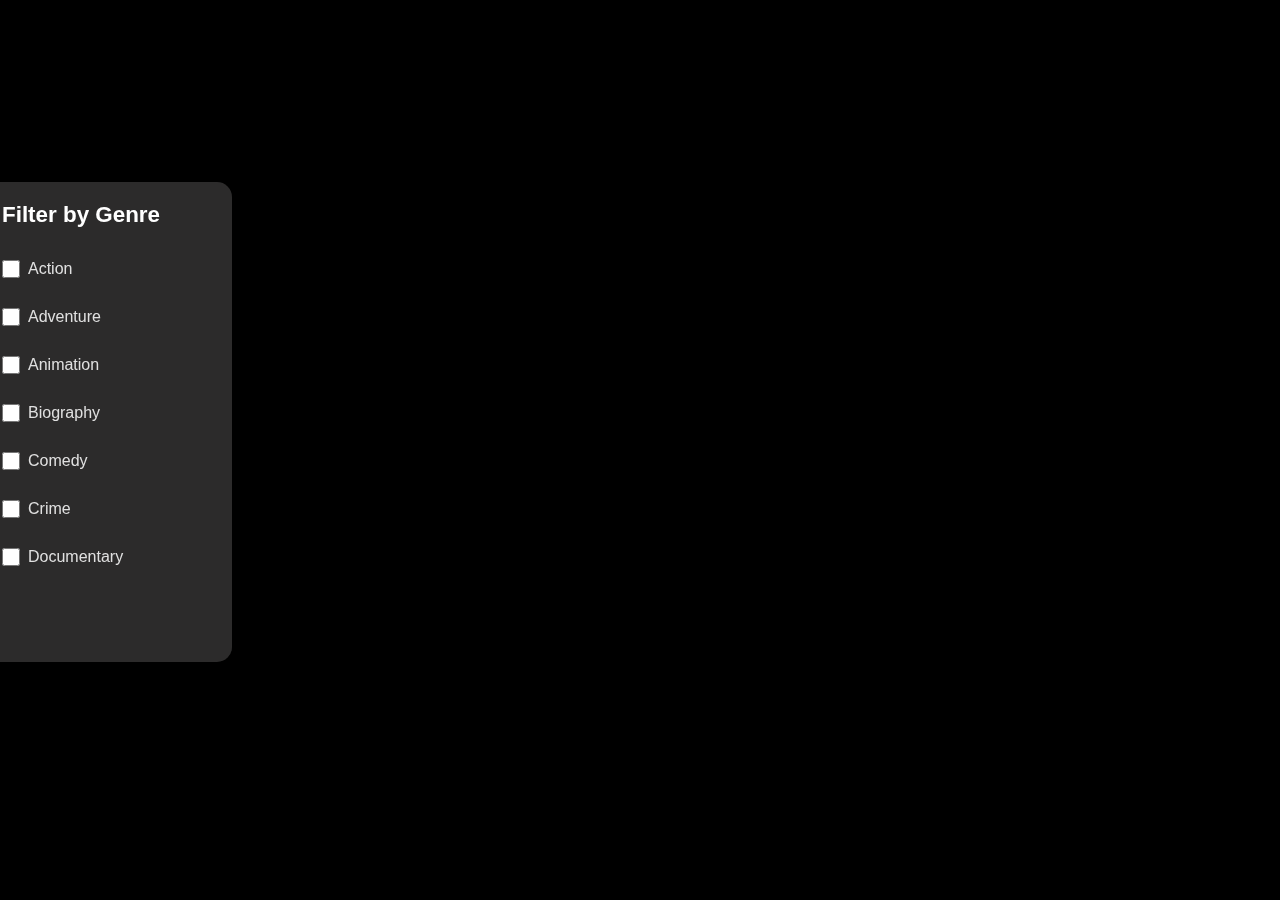
<file: categories.html>
<!DOCTYPE html>
<html lang="en">
<head>
  <meta charset="UTF-8" />
  <meta name="viewport" content="width=device-width, initial-scale=1.0" />
  <title>Categories</title>
  <link rel="stylesheet" href="css/category.css" />
  <script src="js/categories.js" defer></script>
  <script src="js/nav.js" defer></script>
</head>
<body>
  <main>
    <section id="categories">
      <div class="categories-container">
        <aside id="filter-sidebar">
          <h3>Filter by Genre</h3>
          <div id="genre-filters"></div>
        </aside>
        <div id="content">
          <div id="header"></div>
          <div id="category-grid"></div>
        </div>
      </div>
    </section>
  </main>
</body>
</html>
</file>
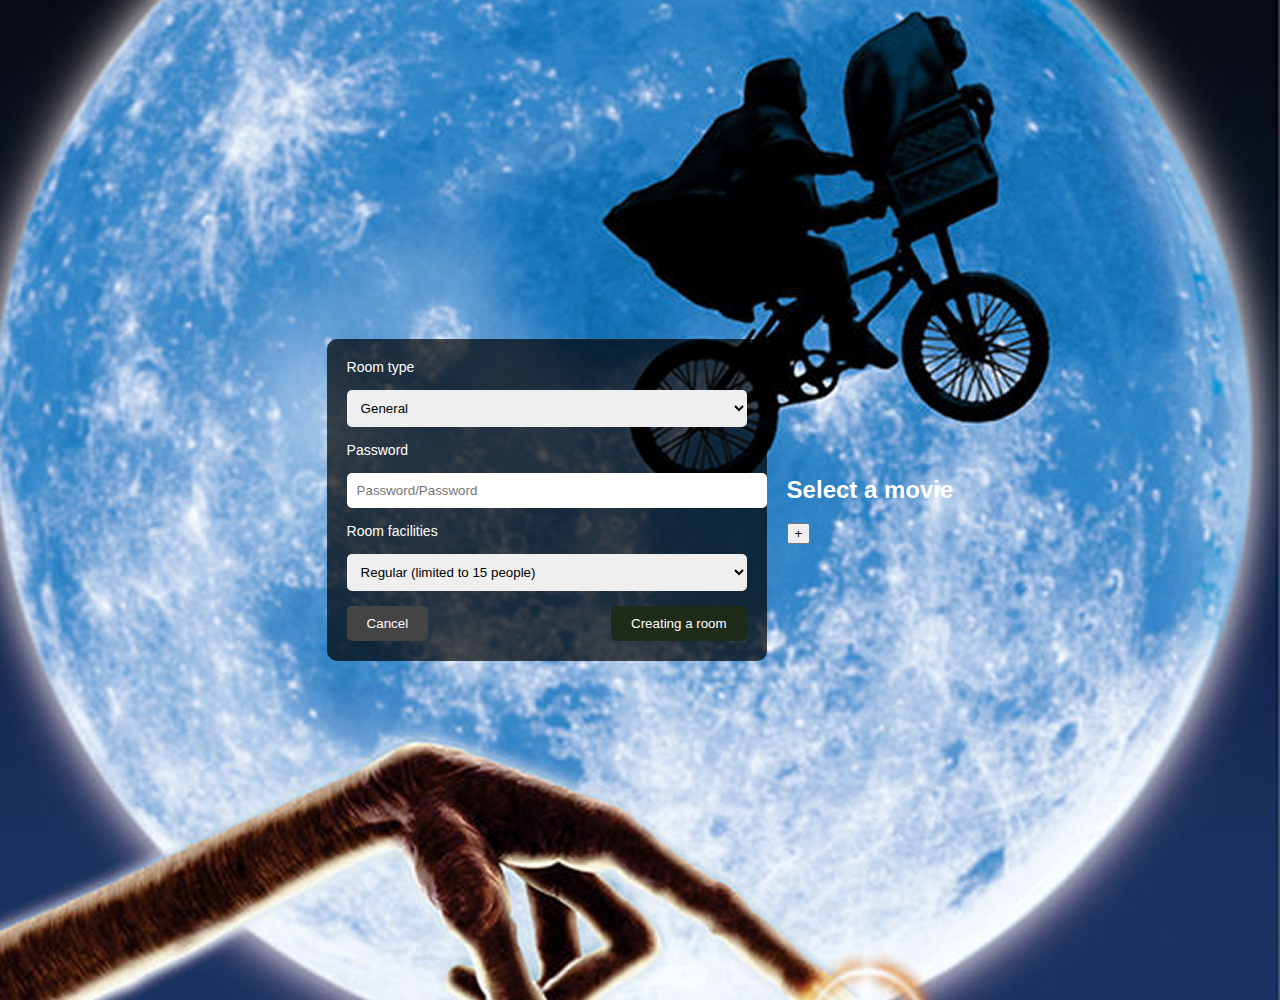
<file: Createroom.html>
<!DOCTYPE html>
<html lang="en">
  <head>
    <meta charset="UTF-8" />
    <meta name="viewport" content="width=device-width, initial-scale=1.0" />
    <title>Create room</title>
    <link rel="stylesheet" href="css/Createroom.css" />
  </head>
  <body>
    <header></header>
    <main>
      <section class="create-room">
        <img
          src="img/Createroombg.png"
          alt="Background"
          class="background-image"
        />
        <div class="container">
          <form>
            <label for="room-type">Room type</label>
            <select id="room-type">
              <option>General</option>
              <option>Private</option>
            </select>

            <label for="password">Password</label>
            <input
              type="password"
              id="password"
              placeholder="Password/Password"
            />

            <label for="room-facilities">Room facilities</label>
            <select id="room-facilities">
              <option>Regular (limited to 15 people)</option>
              <option>Large (up to 50 people)</option>
            </select>

            <div class="buttons">
              <button type="button" class="cancel">Cancel</button>
              <button type="button" class="create">Creating a room</button>
            </div>
          </form>
        </div>
        <div class="select-movie">
          <h2>Select a movie</h2>
          <button class="add-movie">+</button>
        </div>
      </section>
    </main>
    <footer></footer>
  </body>
</html>
</file>
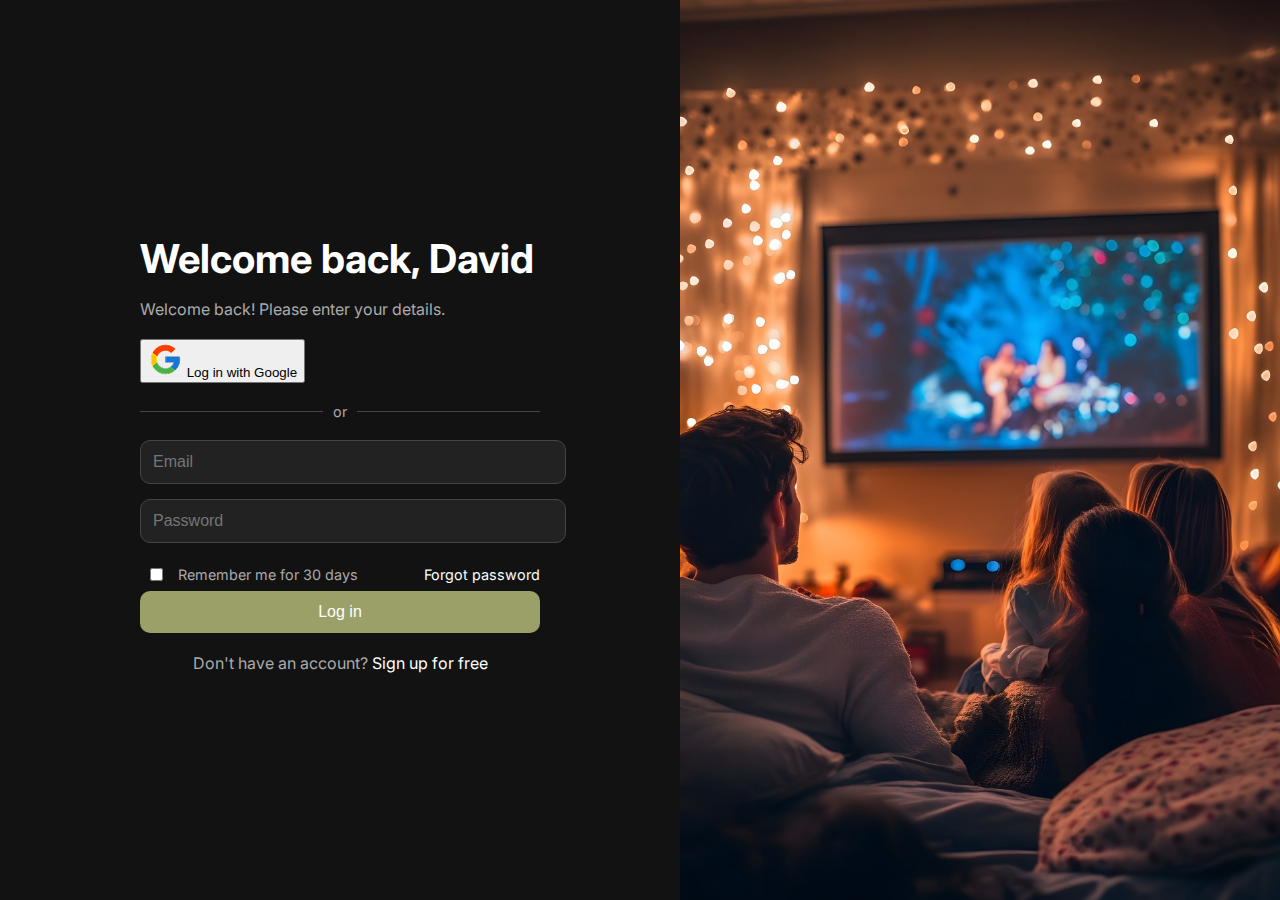
<file: login.html>
<!DOCTYPE html>
<html lang="en">
  <head>
    <meta charset="UTF-8" />
    <meta name="viewport" content="width=device-width, initial-scale=1.0" />
    <title>Login</title>
    <link rel="stylesheet" href="css/login.css" />
    <script src="js/login.js"></script>
    <link
      href="https://fonts.googleapis.com/css2?family=Inter&display=swap"
      rel="stylesheet"
    />
  </head>
  <body>
    <header></header>
    <main>
      <div class="container">
        <div class="login-section">
          <div class="login-box">
            <h1>Welcome back, David</h1>
            <p>Welcome back! Please enter your details.</p>
            <button class="google-login">
              <img src="img/Google.png" alt="Google Icon" /> Log in with Google
            </button>
            <div class="divider">
              <span></span>
              <p>or</p>
              <span></span>
            </div>
            <form id="login-form" onsubmit="handleLogin(event)">
              <input type="email" id="email" placeholder="Email" required />
              <input
                type="password"
                id="password"
                placeholder="Password"
                required
              />
              <div class="options">
                <div class="remember-me">
                  <input type="checkbox" id="remember-me" />
                  <label for="remember-me">Remember me for 30 days</label>
                </div>
                <a href="#">Forgot password</a>
              </div>
              <button type="submit" class="login-btn">Log in</button>
            </form>
            <p class="signup">
              Don't have an account? <a href="#">Sign up for free</a>
            </p>
          </div>
        </div>
        <div class="image-section">
          <img
            src="login photo .jpg"
            alt="Promotional Image"
          />
        </div>
      </div>
    </main>
  </body>
</html>
</file>
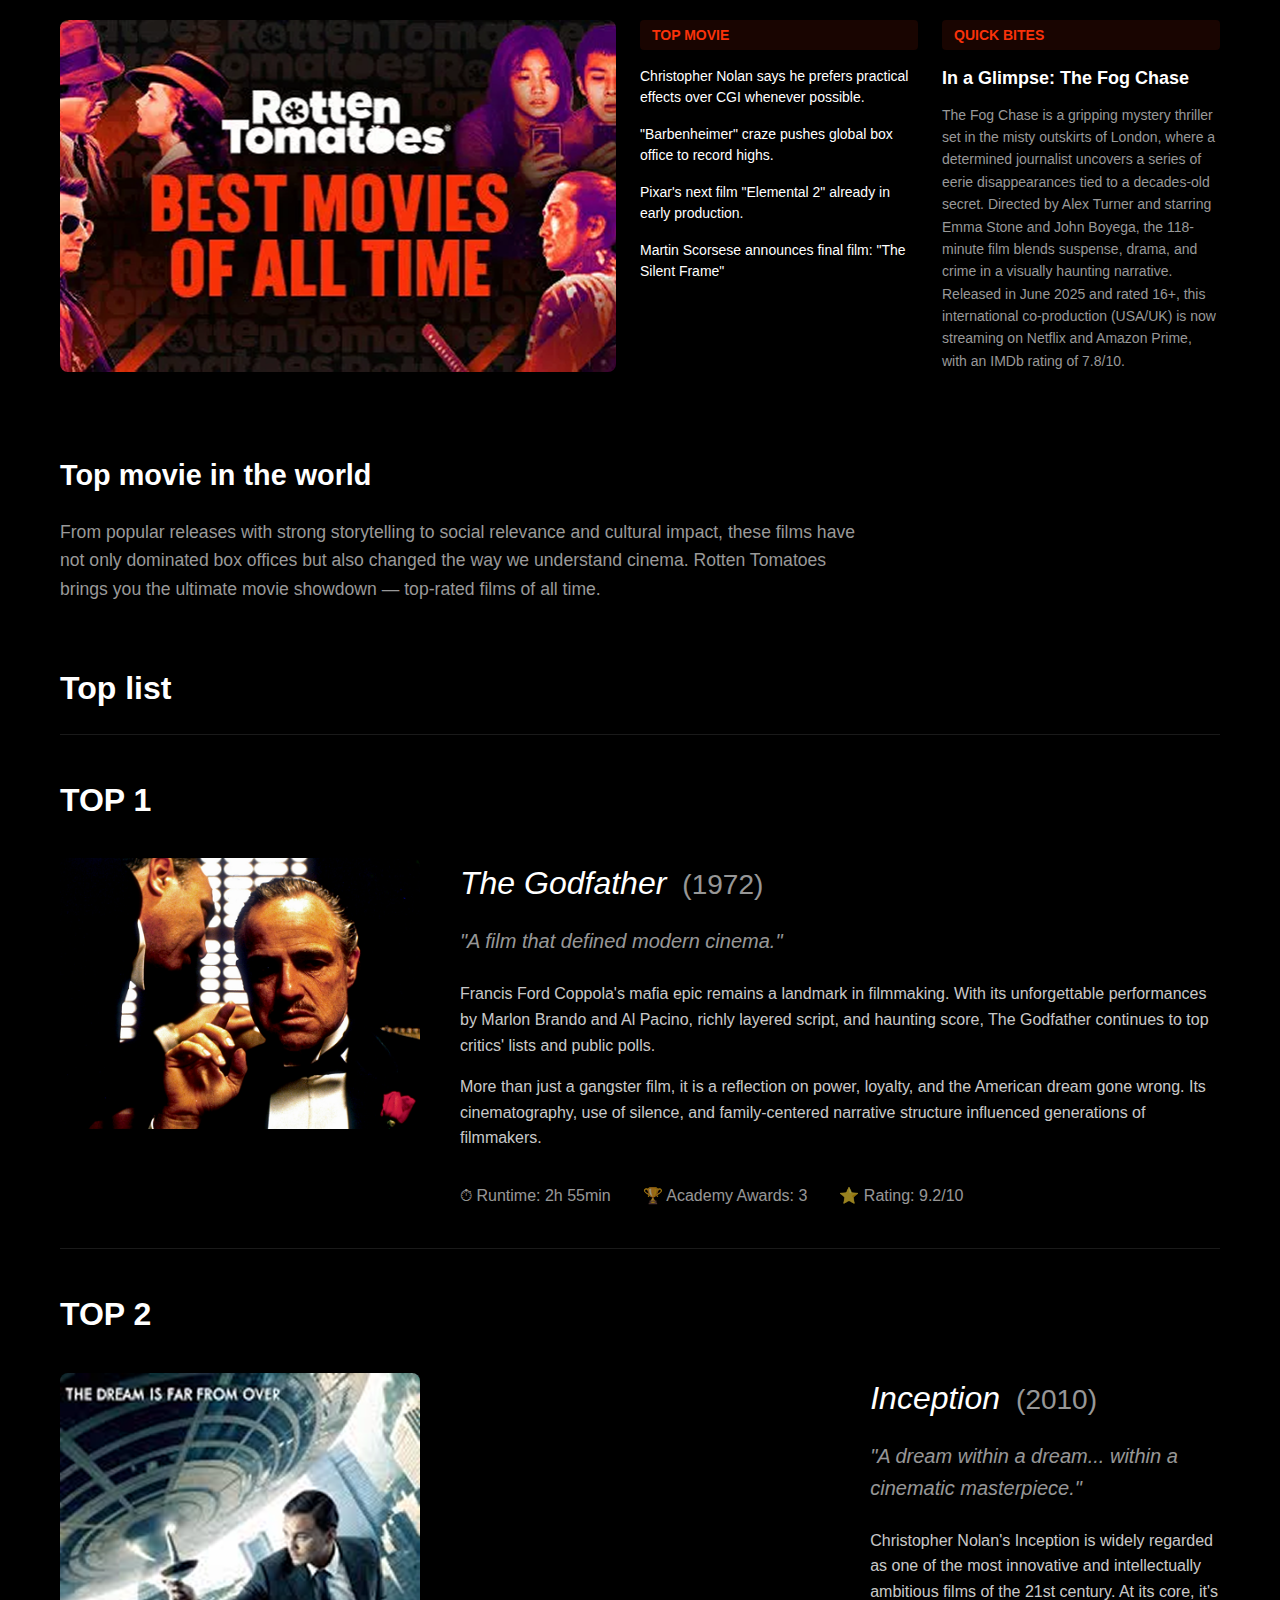
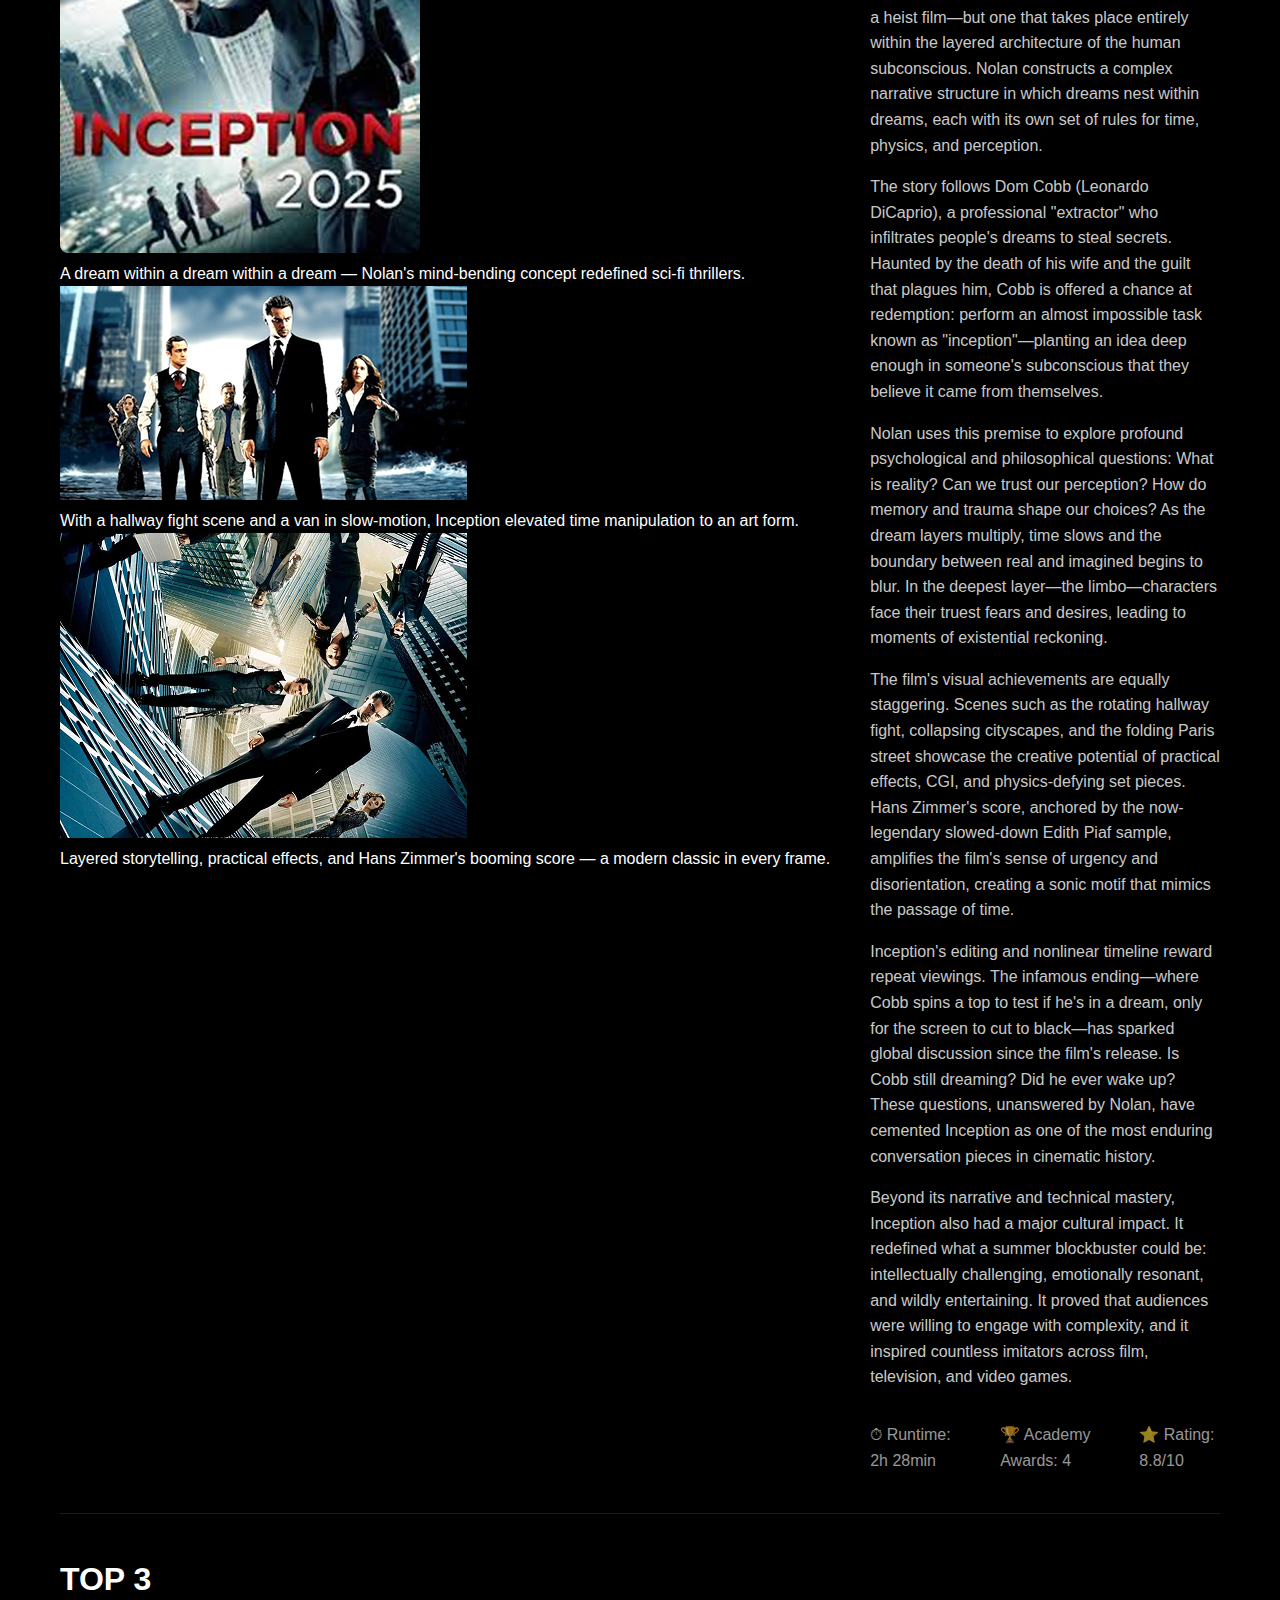
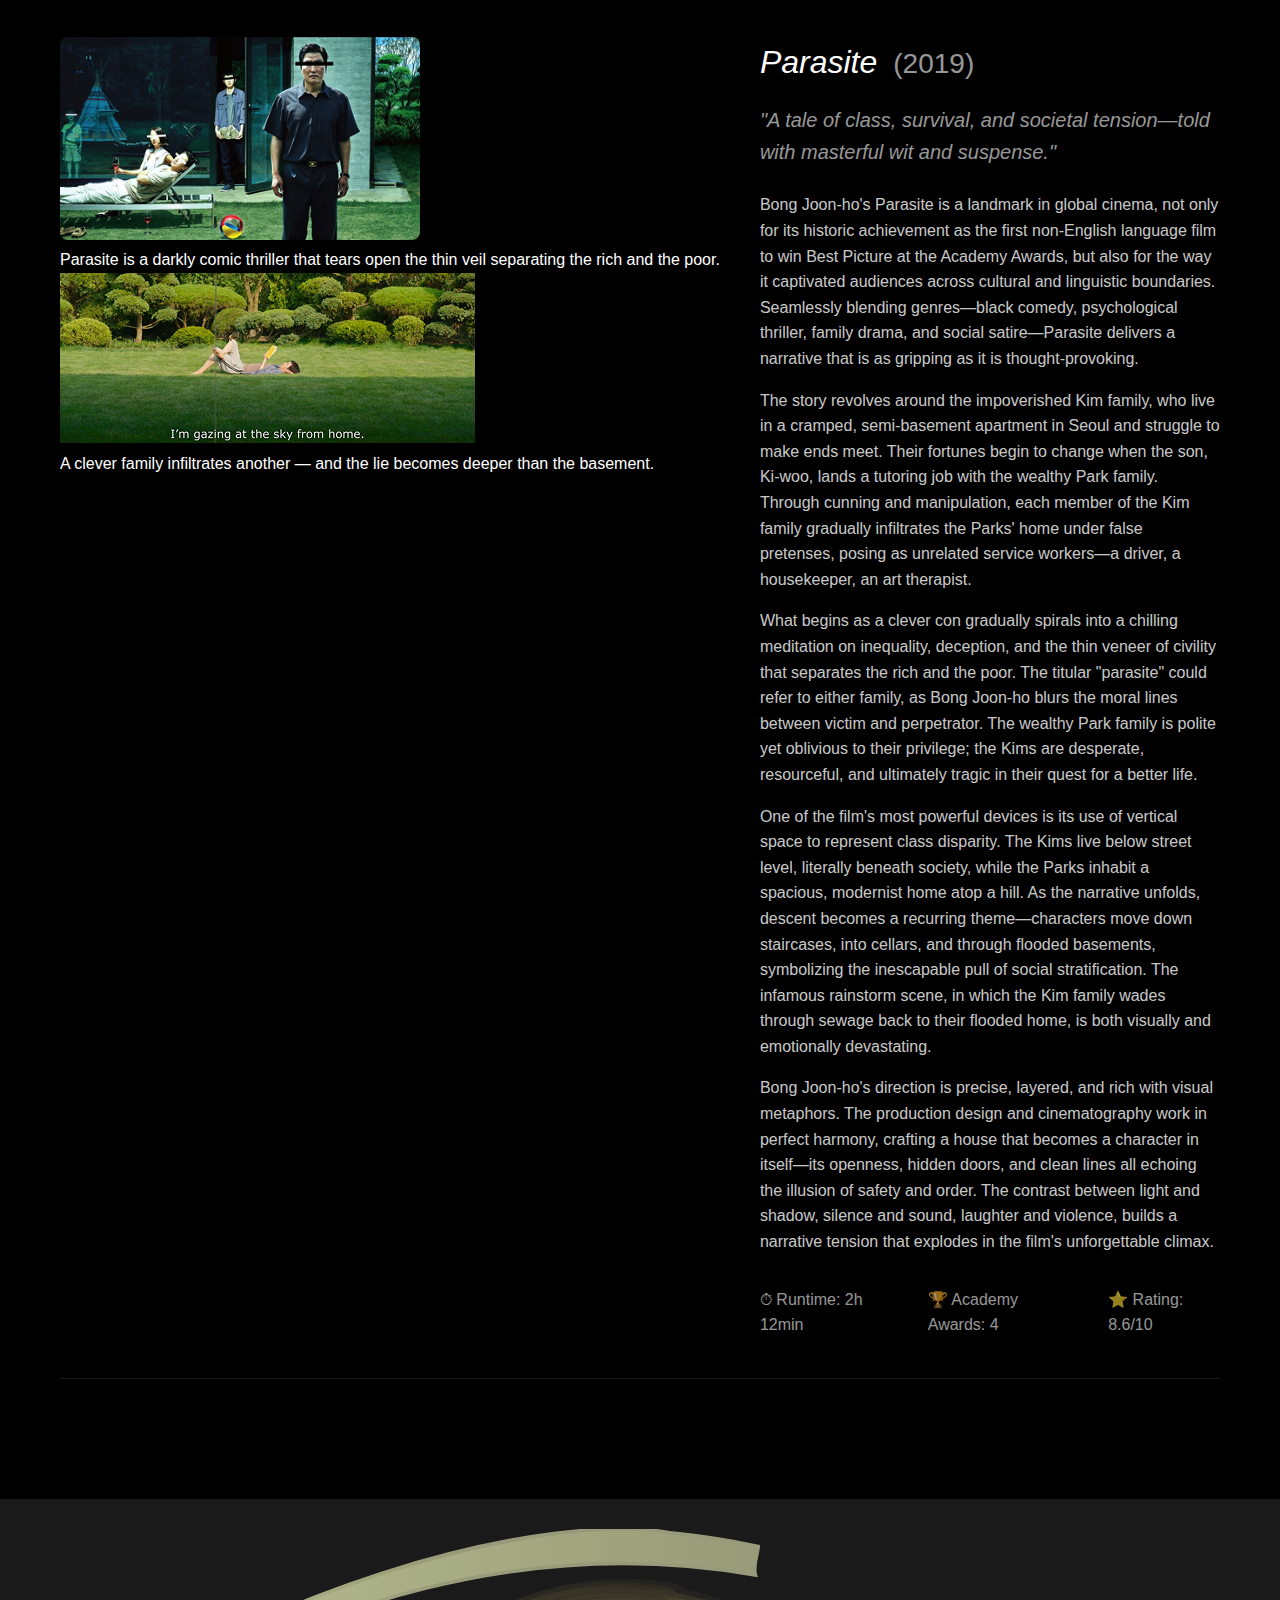
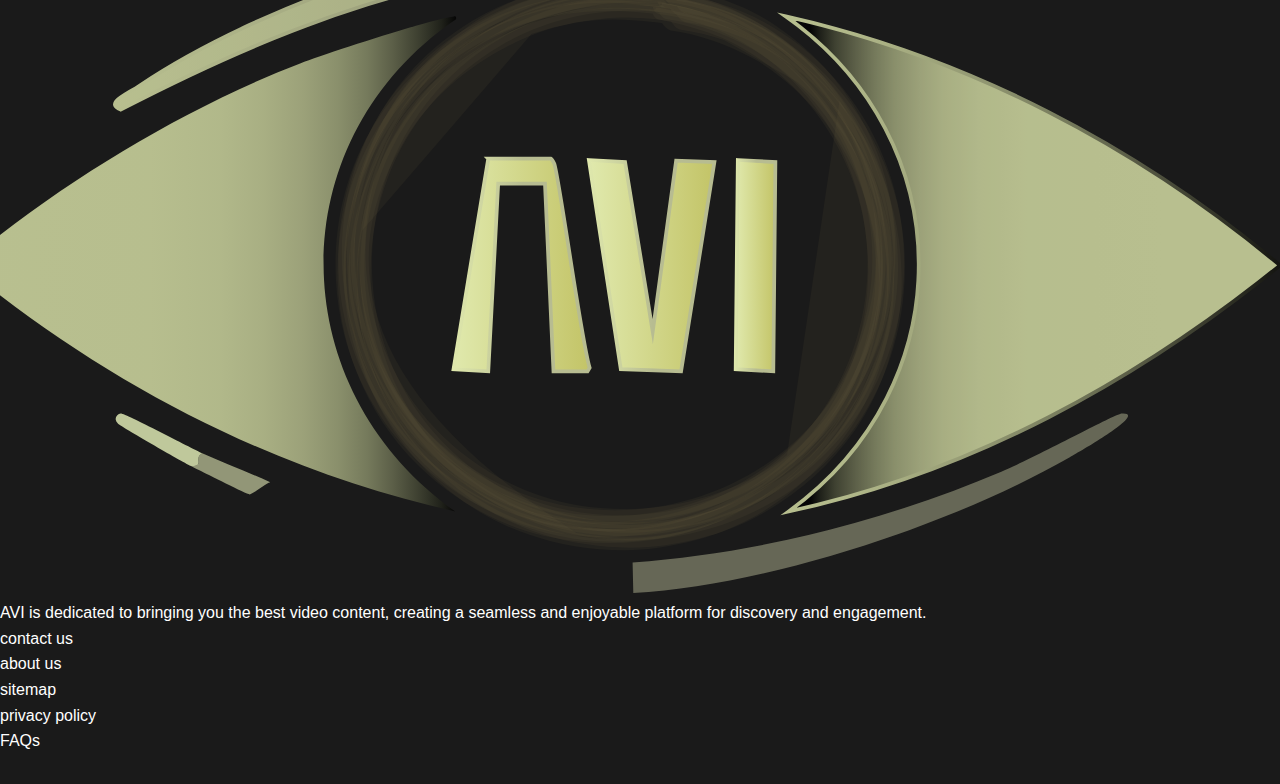
<file: news.html>
<!DOCTYPE html>
<html lang="en">
  <head>
    <meta charset="UTF-8" />
    <meta name="viewport" content="width=device-width, initial-scale=1.0" />
    <title>Rotten Tomatoes - Best Movies of All Time</title>
    <link rel="stylesheet" href="css/news.css" />
    <link
      href="https://fonts.googleapis.com/css2?family=Inter&display=swap"
      rel="stylesheet"
    />
  </head>
  <body>
    <div class="container">
      <header class="header">
        <div class="header-container">
          <div class="header-image">
            <img src="img/image 24.png" alt="Best Movies Header Image" />
          </div>
          <div class="header-text">
            <div class="section-label">TOP MOVIE</div>
            <div class="news-list">
              <div class="news-item">
                <p>
                  Christopher Nolan says he prefers practical effects over CGI
                  whenever possible.
                </p>
              </div>
              <div class="news-item">
                <p>
                  "Barbenheimer" craze pushes global box office to record highs.
                </p>
              </div>
              <div class="news-item">
                <p>
                  Pixar's next film "Elemental 2" already in early production.
                </p>
              </div>
              <div class="news-item">
                <p>Martin Scorsese announces final film: "The Silent Frame"</p>
              </div>
            </div>
          </div>
          <div class="header-text featured-news">
            <div class="section-label">QUICK BITES</div>
            <div class="news-item featured">
              <h3>In a Glimpse: The Fog Chase</h3>
              <p>
                The Fog Chase is a gripping mystery thriller set in the misty
                outskirts of London, where a determined journalist uncovers a
                series of eerie disappearances tied to a decades-old secret.
                Directed by Alex Turner and starring Emma Stone and John Boyega,
                the 118-minute film blends suspense, drama, and crime in a
                visually haunting narrative. Released in June 2025 and rated
                16+, this international co-production (USA/UK) is now streaming
                on Netflix and Amazon Prime, with an IMDb rating of 7.8/10.
              </p>
            </div>
          </div>
        </div>
      </header>

      <section class="intro">
        <div class="intro-content">
          <h2>Top movie in the world</h2>
          <p>
            From popular releases with strong storytelling to social relevance
            and cultural impact, these films have not only dominated box offices
            but also changed the way we understand cinema. Rotten Tomatoes
            brings you the ultimate movie showdown — top-rated films of all
            time.
          </p>
        </div>
      </section>

      <section class="top-list">
        <h2>Top list</h2>

        <div class="movie-item">
          <div class="movie-content">
            <div class="top-label">TOP 1</div>
            <div class="movie-layout">
              <div class="movie-poster">
                <img src="img/image 23.png" alt="The Godfather" />
              </div>
              <div class="movie-info">
                <div class="movie-title">
                  <h3>The Godfather</h3>
                  <span class="year">(1972)</span>
                </div>
                <div class="movie-quote">
                  "A film that defined modern cinema."
                </div>
                <div class="movie-description">
                  <p>
                    Francis Ford Coppola's mafia epic remains a landmark in
                    filmmaking. With its unforgettable performances by Marlon
                    Brando and Al Pacino, richly layered script, and haunting
                    score, The Godfather continues to top critics' lists and
                    public polls.
                  </p>
                  <p>
                    More than just a gangster film, it is a reflection on power,
                    loyalty, and the American dream gone wrong. Its
                    cinematography, use of silence, and family-centered
                    narrative structure influenced generations of filmmakers.
                  </p>
                </div>
                <div class="movie-meta">
                  <span>⏱ Runtime: 2h 55min</span>
                  <span>🏆 Academy Awards: 3</span>
                  <span>⭐ Rating: 9.2/10</span>
                </div>
              </div>
            </div>
          </div>
        </div>

        <div class="movie-item">
          <div class="movie-content">
            <div class="top-label">TOP 2</div>
            <div class="movie-layout">
              <div class="movie-left-column">
                <div class="movie-poster">
                  <img src="img/flood.png" alt="Inception" />
                  <p class="image-caption">
                    A dream within a dream within a dream — Nolan's mind-bending
                    concept redefined sci-fi thrillers.
                  </p>
                </div>
                <div class="movie-scenes">
                  <div class="scene-item">
                    <img src="img/image 28.png" alt="Inception Scene 1" />
                    <p class="image-caption">
                      With a hallway fight scene and a van in slow-motion,
                      Inception elevated time manipulation to an art form.
                    </p>
                  </div>
                  <div class="scene-item">
                    <img src="img/image 27.png" alt="Inception Scene 2" />
                    <p class="image-caption">
                      Layered storytelling, practical effects, and Hans Zimmer's
                      booming score — a modern classic in every frame.
                    </p>
                  </div>
                </div>
              </div>
              <div class="movie-info">
                <div class="movie-title">
                  <h3>Inception</h3>
                  <span class="year">(2010)</span>
                </div>
                <div class="movie-quote">
                  "A dream within a dream... within a cinematic masterpiece."
                </div>
                <div class="movie-description">
                  <p>
                    Christopher Nolan's Inception is widely regarded as one of
                    the most innovative and intellectually ambitious films of
                    the 21st century. At its core, it's a heist film—but one
                    that takes place entirely within the layered architecture of
                    the human subconscious. Nolan constructs a complex narrative
                    structure in which dreams nest within dreams, each with its
                    own set of rules for time, physics, and perception.
                  </p>
                  <p>
                    The story follows Dom Cobb (Leonardo DiCaprio), a
                    professional "extractor" who infiltrates people's dreams to
                    steal secrets. Haunted by the death of his wife and the
                    guilt that plagues him, Cobb is offered a chance at
                    redemption: perform an almost impossible task known as
                    "inception"—planting an idea deep enough in someone's
                    subconscious that they believe it came from themselves.
                  </p>
                  <p>
                    Nolan uses this premise to explore profound psychological
                    and philosophical questions: What is reality? Can we trust
                    our perception? How do memory and trauma shape our choices?
                    As the dream layers multiply, time slows and the boundary
                    between real and imagined begins to blur. In the deepest
                    layer—the limbo—characters face their truest fears and
                    desires, leading to moments of existential reckoning.
                  </p>
                  <p>
                    The film's visual achievements are equally staggering.
                    Scenes such as the rotating hallway fight, collapsing
                    cityscapes, and the folding Paris street showcase the
                    creative potential of practical effects, CGI, and
                    physics-defying set pieces. Hans Zimmer's score, anchored by
                    the now-legendary slowed-down Edith Piaf sample, amplifies
                    the film's sense of urgency and disorientation, creating a
                    sonic motif that mimics the passage of time.
                  </p>
                  <p>
                    Inception's editing and nonlinear timeline reward repeat
                    viewings. The infamous ending—where Cobb spins a top to test
                    if he's in a dream, only for the screen to cut to black—has
                    sparked global discussion since the film's release. Is Cobb
                    still dreaming? Did he ever wake up? These questions,
                    unanswered by Nolan, have cemented Inception as one of the
                    most enduring conversation pieces in cinematic history.
                  </p>
                  <p>
                    Beyond its narrative and technical mastery, Inception also
                    had a major cultural impact. It redefined what a summer
                    blockbuster could be: intellectually challenging,
                    emotionally resonant, and wildly entertaining. It proved
                    that audiences were willing to engage with complexity, and
                    it inspired countless imitators across film, television, and
                    video games.
                  </p>
                </div>
                <div class="movie-meta">
                  <span>⏱ Runtime: 2h 28min</span>
                  <span>🏆 Academy Awards: 4</span>
                  <span>⭐ Rating: 8.8/10</span>
                </div>
              </div>
            </div>
          </div>
        </div>

        <div class="movie-item">
          <div class="movie-content">
            <div class="top-label">TOP 3</div>
            <div class="movie-layout">
              <div class="movie-left-column">
                <div class="movie-poster">
                  <img src="img/square photo 4.png" alt="Parasite" />
                  <p class="image-caption">
                    Parasite is a darkly comic thriller that tears open the thin
                    veil separating the rich and the poor.
                  </p>
                </div>
                <div class="movie-scenes">
                  <div class="scene-item">
                    <img src="img/image 31.png" alt="Parasite Scene 1" />
                    <p class="image-caption">
                      A clever family infiltrates another — and the lie becomes
                      deeper than the basement.
                    </p>
                  </div>
                </div>
              </div>
              <div class="movie-info">
                <div class="movie-title">
                  <h3>Parasite</h3>
                  <span class="year">(2019)</span>
                </div>
                <div class="movie-quote">
                  "A tale of class, survival, and societal tension—told with
                  masterful wit and suspense."
                </div>
                <div class="movie-description">
                  <p>
                    Bong Joon-ho's Parasite is a landmark in global cinema, not
                    only for its historic achievement as the first non-English
                    language film to win Best Picture at the Academy Awards, but
                    also for the way it captivated audiences across cultural and
                    linguistic boundaries. Seamlessly blending genres—black
                    comedy, psychological thriller, family drama, and social
                    satire—Parasite delivers a narrative that is as gripping as
                    it is thought-provoking.
                  </p>
                  <p>
                    The story revolves around the impoverished Kim family, who
                    live in a cramped, semi-basement apartment in Seoul and
                    struggle to make ends meet. Their fortunes begin to change
                    when the son, Ki-woo, lands a tutoring job with the wealthy
                    Park family. Through cunning and manipulation, each member
                    of the Kim family gradually infiltrates the Parks' home
                    under false pretenses, posing as unrelated service workers—a
                    driver, a housekeeper, an art therapist.
                  </p>
                  <p>
                    What begins as a clever con gradually spirals into a
                    chilling meditation on inequality, deception, and the thin
                    veneer of civility that separates the rich and the poor. The
                    titular "parasite" could refer to either family, as Bong
                    Joon-ho blurs the moral lines between victim and
                    perpetrator. The wealthy Park family is polite yet oblivious
                    to their privilege; the Kims are desperate, resourceful, and
                    ultimately tragic in their quest for a better life.
                  </p>
                  <p>
                    One of the film's most powerful devices is its use of
                    vertical space to represent class disparity. The Kims live
                    below street level, literally beneath society, while the
                    Parks inhabit a spacious, modernist home atop a hill. As the
                    narrative unfolds, descent becomes a recurring
                    theme—characters move down staircases, into cellars, and
                    through flooded basements, symbolizing the inescapable pull
                    of social stratification. The infamous rainstorm scene, in
                    which the Kim family wades through sewage back to their
                    flooded home, is both visually and emotionally devastating.
                  </p>
                  <p>
                    Bong Joon-ho's direction is precise, layered, and rich with
                    visual metaphors. The production design and cinematography
                    work in perfect harmony, crafting a house that becomes a
                    character in itself—its openness, hidden doors, and clean
                    lines all echoing the illusion of safety and order. The
                    contrast between light and shadow, silence and sound,
                    laughter and violence, builds a narrative tension that
                    explodes in the film's unforgettable climax.
                  </p>
                </div>
                <div class="movie-meta">
                  <span>⏱ Runtime: 2h 12min</span>
                  <span>🏆 Academy Awards: 4</span>
                  <span>⭐ Rating: 8.6/10</span>
                </div>
              </div>
            </div>
          </div>
        </div>
      </section>
    </div>

    <footer>
      <div id="logo-section">
        <figure>
          <img src="logo.svg" alt="AVI logo" />
        </figure>
        <p>
          AVI is dedicated to bringing you the best video content, creating a
          seamless and enjoyable platform for discovery and engagement.
        </p>
      </div>
      <div id="footer-links">
        <ul class="downpart">
          <li><a href=""></a>contact us</li>
          <li><a href=""></a>about us</li>
          <li><a href=""></a>sitemap</li>
          <li><a href=""></a>privacy policy</li>
          <li><a href=""></a>FAQs</li>
        </ul>
      </div>

      <div id="footer-social">
        <a href="#"><i class="fa-brands fa-facebook-f"></i></a>
        <a href="#"><i class="fa-brands fa-twitter"></i></a>
        <a href="#"><i class="fa-brands fa-instagram"></i></a>
      </div>
    </footer>
  </body>
</html>
</file>
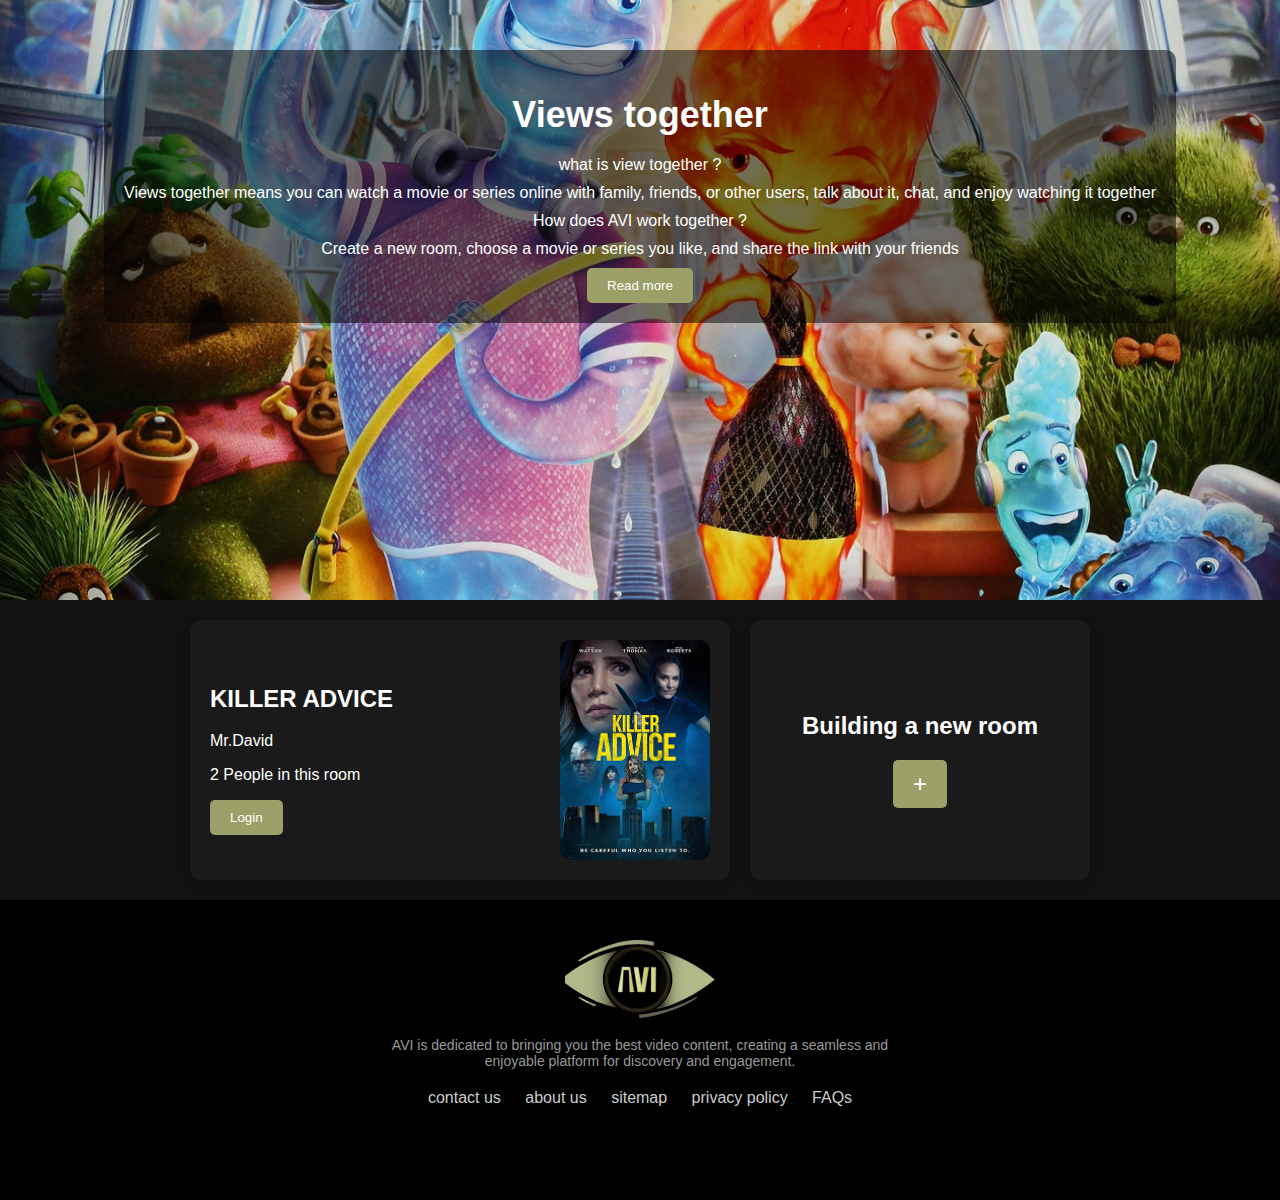
<file: Viewtogether.html>
<!DOCTYPE html>
<html lang="en">
  <head>
    <meta charset="UTF-8" />
    <meta name="viewport" content="width=device-width, initial-scale=1.0" />
    <title>Views Together</title>
    <link rel="stylesheet" href="css/Viewtogether.css" />
  </head>
  <body>
    <header></header>
    <main>
        <section class="hero">
          <img src="img/Viewtogetherbg.png" alt="Background" class="hero-bg"/>
          <div class="hero-content">
            <h1>Views together</h1>
            <p>what is view together ?</p>
            <p>
              Views together means you can watch a movie or series online with
              family, friends, or other users, talk about it, chat, and enjoy
              watching it together
            </p>
            <p>How does AVI work together ?</p>
            <p>
              Create a new room, choose a movie or series you like, and share the
              link with your friends
            </p>
            <button>Read more</button>
          </div>
          </section>
    
          <section class="rooms">
            <div class="room">
              <div class="room-content">
                <h2>KILLER ADVICE</h2>
                <p>Mr.David</p>
                <p>2 People in this room</p>
                <button>Login</button>
              </div>
              <img src="img/Viewtogetherimage.png" alt="Killer Advice Poster" class="room-poster" />
            </div>
            <div class="new-room">
              <h2>Building a new room</h2>
              <a href="createroom.html">
                <button>+</button>
              </a>
            </div>
          </section>
        </main>
    </main>
    <footer> 
      <div id="logo-section">
        <figure>
          <img src="logo.svg" alt="AVI logo" />
        </figure>
        <p>
          AVI is dedicated to bringing you the best video content, creating a
          seamless and enjoyable platform for discovery and engagement.
        </p>
      </div>
      <div id="footer-links">
        <ul class="downpart">
          <li><a href=""></a>contact us</li>
          <li><a href=""></a>about us</li>
          <li><a href=""></a>sitemap</li>
          <li><a href=""></a>privacy policy</li>
          <li><a href=""></a>FAQs</li>
        </ul>
      </div>

      <div id="footer-social">
        <a href="#"><i class="fa-brands fa-facebook-f"></i></a>
        <a href="#"><i class="fa-brands fa-twitter"></i></a>
        <a href="#"><i class="fa-brands fa-instagram"></i></a>
      </div>
    </footer>
  </body>
</html>
</file>
<file: css/category.css>
* {
  margin: 0;
  padding: 0;
  box-sizing: border-box;
}

body {
  font-family: "Inter", -apple-system, BlinkMacSystemFont, sans-serif;
  margin: 0;
  padding: 0;
  background-color: #000000;
  color: #e0e0e0;
}

main {
  max-width: 1400px;
  margin: 0 auto;
  padding: 30px;
}
.news-button {
  position: fixed;
  right: 30px;
  top: 100px;
  background-color: #9aa067;
  color: #ffffff;
  text-decoration: none;
  padding: 5px 5px;
  border-radius: 4px;
  font-weight: 500;
  transition: background-color 0.3s ease;
  z-index: 1000;
}

.news-button:hover {
  background-color: #72774b;
}
.categories-container {
  display: flex;
  gap: 30px;
}

#filter-sidebar {
  width: 250px;
  padding: 20px;
  margin-top: 9.5rem;
  margin-right: 1rem;
  margin-left: -3rem;
  background: rgba(87, 86, 86, 0.5);
  backdrop-filter: blur(7px);
  border-radius: 15px;
  box-shadow: 0 8px 32px rgba(0, 0, 0, 0.2);
  height: 30rem;
}

.clear-button {
  display: block;
  width: 100%;
  padding: 10px;
  margin-bottom: 1rem;
  background: rgba(255, 255, 255, 0.1);
  color: #ffffff;
  border: none;
  border-radius: 10px;
  font-size: 1em;
  cursor: pointer;
}

#filter-sidebar h3 {
  font-size: 1.4em;
  margin-bottom: 2rem;
  color: #ffffff;
  font-weight: 600;
}

#genre-filters {
  display: flex;
  flex-direction: column;
  gap: 30px;
}

.filter-checkbox {
  display: flex;
  align-items: center;
  gap: 8px;
  color: #e0e0e0;
  font-size: 1em;
  cursor: pointer;
  transition: color 0.2s ease;
}

.filter-checkbox input {
  accent-color: #ffd700;
  width: 18px;
  height: 18px;
  cursor: pointer;
}

.filter-checkbox:hover {
  color: #ffd700;
}

#content {
  flex: 1;
}

#categories h1 {
  font-size: 2.5em;
  margin-bottom: 30px;
  text-align: center;
  color: #ffffff;
  font-weight: 700;
  animation: fadeIn 1s ease-out;
}

@keyframes fadeIn {
  from {
    opacity: 0;
    transform: translateY(20px);
  }
  to {
    opacity: 1;
    transform: translateY(0);
  }
}

.category-header {
  display: flex;
  justify-content: space-between;
  align-items: center;
  margin-bottom: 30px;
  margin-left: 3px;
}

.category-section h2 {
  font-size: 1.8em;
  color: #ffffff;
  position: relative;
  top: 2rem;
  font-weight: 600;
}
.category-title {
  cursor: pointer;
  display: flex;
  gap: 10px;
}
.category-title h2 {
  position: relative;
  color: #e0e0d0;
}
.category-title i {
  position: relative;
  font-size: 1.2em;
  top: 2.5rem;
  color: #9aa067;
}

.movie-grid {
  display: grid;
  grid-template-columns: repeat(auto-fill, minmax(180px, 1fr));
  gap: 30px;
  margin-bottom: 30px;
}

.movie-card {
  text-decoration: none;
  color: #e0e0e0;
  text-align: center;
  transition: transform 0.3s ease, box-shadow 0.3s ease;
  padding-top: 15px;
}

.movie-card img {
  outline: 3px solid #8d8658;
  width: 100%;
  height: 270px;
  object-fit: cover;
  border-radius: 15px;
  transition: transform 0.3s ease;
}

.movie-card p {
  margin: 12px 0 0;
  font-size: 1em;
  font-weight: 500;
  color: #d1d1d1;
}

.movie-card:hover {
  transform: translateY(-8px);
  box-shadow: 0 12px 24px rgba(0, 0, 0, 0.4);
}

.movie-card:hover img {
  transform: scale(1.05);
}

/* nav bar */
.desktop-nav {
  background-color: #333;
  color: white;
  padding: 10px;
  display: flex;
  align-items: center;
  justify-content: space-between;
  box-sizing: border-box;
}

.desktop-nav .logo {
  height: 50px;
}

.desktop-nav .links {
  list-style: none;
  display: flex;
  margin: 0;
  padding: 0;
  margin-left: 2%;
  gap: 20px;
}

.desktop-nav .links li {
  margin: 0;
  padding: 0;
}

.desktop-nav a {
  color: white;
  text-decoration: none;
  font-size: 14px;
}

.search-box {
  flex-grow: 1;
  margin: 0 10%;
}

.desktop-nav .search-box input {
  width: 100%;
  padding: 6px 12px;
  border: none;
  border-radius: 20px;
  background-color: hsl(66, 23%, 52%);
  color: white;
  font-size: 14px;
}

.desktop-nav .sign-in {
  background: linear-gradient(to right, #60654e, #23211e);
  color: #d4d2a4;
  border: none;
  border-radius: 15px;
  margin-right: 1%;
  padding: 5px 20px;
  font-size: 14px;
  cursor: pointer;
}

.desktop-nav .sign-in:hover {
  background-color: #555;
}

/* Mobile  nav */
.mobile-nav {
  display: none;
  position: fixed;
  bottom: 0;
  left: 0;
  width: 100%;
  background-color: #333;
  padding: 10px 0;
  justify-content: space-around;
  align-items: center;
  z-index: 1000;
  box-shadow: 0 -2px 5px rgba(0, 0, 0, 0.2);
}

.mobile-nav a {
  color: #d4d2a4;
  text-decoration: none;
  display: flex;
  flex-direction: column;
  align-items: center;
  font-size: 12px;
}

.mobile-nav .nav-icon {
  font-size: 20px;
  margin-bottom: 5px;
}

/* Mobile logo */
.mobile-logo-container {
  display: flex;
  justify-content: center;
  align-items: center;
}

.mobile-logo {
  height: 40px;
  margin-bottom: 3px;
}

/* responsive  */
@media (max-width: 768px) {
  body {
    padding-bottom: 70px;
  }

  /* Hide desktop nav */
  .desktop-nav {
    display: none;
  }

  /* Show mobile nav */
  .mobile-nav {
    display: flex;
  }
}

/*  desktop sizes */
@media (min-width: 769px) {
  .desktop-nav {
    display: flex;
  }

  .mobile-nav {
    display: none;
  }
}

.back-button {
  background-color: #000000;
  color: white;
  border: none;
  cursor: pointer;
  font-size: 0.9em;
  position: absolute;
  right: 5%;
}

@media (max-width: 768px) {
  body {
    padding-bottom: 70px;
  }

  main {
    padding: 20px 10px;
  }

  .categories-container {
    flex-direction: column;
    gap: 20px;
  }

  #filter-sidebar {
    width: 100%;
    margin: 0;
    padding: 15px;
    height: auto;
    position: relative;
  }

  #filter-sidebar.active {
    display: block;
  }

  #categories h1 {
    font-size: 2em;
    margin-bottom: 20px;
  }

  .category-section h2 {
    font-size: 1.5em;
  }

  .movie-grid {
    grid-template-columns: repeat(auto-fill, minmax(140px, 1fr));
    gap: 15px;
  }

  .movie-card img {
    height: 200px;
  }

  /* Hide desktop nav */
  .desktop-nav {
    display: none;
  }

  /* Show mobile nav */
  .mobile-nav {
    display: flex;
  }

  .mobile-logo-container {
    display: flex;
  }
}

@media (max-width: 480px) {
  main {
    padding: 15px 10px;
  }

  #categories h1 {
    font-size: 1.8em;
    margin-bottom: 16px;
  }

  .category-section h2 {
    font-size: 1.3rem;
    top: 1rem;
  }

  .category-header {
    margin-bottom: 15px;
  }

  .category-title i {
    top: 1.3rem;
  }

  .movie-grid {
    grid-template-columns: repeat(auto-fill, minmax(120px, 1fr));
    gap: 10px;
  }

  .movie-card {
    padding-top: 10px;
  }

  .movie-card img {
    height: 170px;
  }

  .movie-card p {
    font-size: 0.9em;
    margin-top: 8px;
  }

  #genre-filters {
    gap: 20px;
  }
}
</file>
<file: css/Createroom.css>
body {
  margin: 0;
  font-family: Arial, sans-serif;
  color: #fff;
}

.create-room {
  position: relative;
  display: flex;
  justify-content: center;
  align-items: center;
  gap: 20px;
  padding: 50px;
  height: 100vh;
  overflow: hidden;
}

.background-image {
  position: absolute;
  top: 0;
  left: 0;
  width: 100%;
  height: 100%;
  object-fit: cover;
  z-index: -1;
}

.container {
  background: rgba(0, 0, 0, 0.7);
  padding: 20px;
  border-radius: 10px;
  width: 400px;
}

.container form {
  display: flex;
  flex-direction: column;
  gap: 15px;
}

.container label {
  font-size: 14px;
}

.container input,
.container select {
  padding: 10px;
  border-radius: 5px;
  border: none;
  width: 100%;
}

.buttons {
  display: flex;
  justify-content: space-between;
}

.buttons .cancel {
  background-color: #444;
  color: #fff;
  padding: 10px 20px;
  border: none;
  border-radius: 5px;
  cursor: pointer;
}

.buttons .create {
  background-color: #1f2b19;
  color: #fff;
  padding: 10px 20px;
  border: none;
  border-radius: 5px;
  cursor: pointer;
}
.select-title {
  background: rgba(0, 0, 0, 0.7);
  padding: 20px;
  border-radius: 10px;
  text-align: center;
  width: 300px;
}

.select-title h2 {
  margin-bottom: 20px;
}

.select-title .add-title {
  font-size: 24px;
  background-color: #1f2b19;
  color: #fff;
  border: none;
  padding: 10px 20px;
  border-radius: 5px;
  cursor: pointer;
}
</file>
<file: css/login.css>
body {
  margin: 0;
  font-family: Inter, sans-serif;
  background-color: #121212;
  color: #fff;
}
.container {
  display: flex;
  height: 100vh;
}

.login-section {
  flex: 1;
  display: flex;
  flex-direction: column;
  justify-content: center;
  padding: 40px;
}

.login-box {
  max-width: 400px;
  margin: auto;
}

.login-box h1 {
  font-size: 2.5rem;
  margin-bottom: 10px;
}

.login-box p {
  margin-bottom: 20px;
  color: #aaa;
}

.social-login-buttons {
  display: flex;
  justify-content: center;
  gap: 20px;
  margin-bottom: 20px;
}

.social-btn {
  display: flex;
  align-items: center;
  justify-content: center;
  width: 50px;
  height: 50px;
  background-color: #9aa067;
  border: none;
  border-radius: 10px;
  cursor: pointer;
  transition: all 0.3s ease;
}

.social-btn:hover {
  background-color: #72774b;
  transform: translateY(-2px);
}

.social-btn img {
  width: 24px;
  height: 24px;
  filter: brightness(0) invert(1);
}

.divider {
  display: flex;
  align-items: center;
  margin: 20px 0;
}

.divider span {
  flex: 1;
  height: 1px;
  background-color: #444;
}

.divider p {
  margin: 0 10px;
  color: #aaa;
  font-size: 0.9rem;
}

form input {
  width: 100%;
  padding: 12px;
  margin-bottom: 15px;
  border: 1px solid #444;
  border-radius: 10px;
  background-color: #222;
  color: #fff;
  font-size: 1rem;
}

form .options {
  display: flex;
  justify-content: space-between;
  align-items: center;
  font-size: 0.9rem;
  color: #aaa;
}

form .options .remember-me {
  display: flex;
  align-items: center;
  gap: 5px;
  white-space: nowrap;
}

form .options a {
  color: #fff;
  text-decoration: none;
  font-size: 0.9rem;
}

form .options label {
  display: flex;
  align-items: center;
  gap: 5px;
  color: #aaa;
  font-size: 0.9rem;
}

form .options input[type="checkbox"] {
  margin: 10px;
}

.login-btn {
  width: 100%;
  padding: 12px;
  background-color: #9aa067;
  color: #ffffff;
  border: none;
  border-radius: 10px;
  cursor: pointer;
  font-size: 1rem;
  transition: background-color 0.3s ease;
}

.login-btn:hover {
  background-color: #72774b;
  color: #fff;
}

.signup {
  text-align: center;
  margin-top: 20px;
  color: #aaa;
}

.signup a {
  color: #fff;
  text-decoration: none;
}

.image-section {
  flex: 1;
  display: flex;
  align-items: center;
  justify-content: center;
  position: relative;
  overflow: hidden;
  height: 100%;
}

.image-section img {
  width: 100%;
  height: auto;
  max-height: 100%;
  object-fit: cover;
}

@media (max-width: 1024px) {
  .container {
    flex-direction: column;
    height: auto;
  }
  .login-section {
    width: 100%;
    max-width: 600px;
    margin: 0 auto;
    padding: 30px 10px;
  }
  .image-section {
    width: 100%;
    height: 40vh;
    min-height: 200px;
    max-height: 300px;
  }
}

@media (max-width: 768px) {
  .login-box {
    max-width: 350px;
    width: 95%;
    margin: 0 auto;
    padding: 0 5px;
  }
  form input {
    width: 95%;
    margin-left: auto;
    margin-right: auto;
    display: block;
  }
  .image-section {
    display: none;
  }
}

@media (max-width: 480px) {
  .login-box {
    max-width: 95vw;
    width: 100%;
    padding: 0 2vw;
  }
  form input {
    width: 90%;
    margin-left: auto;
    margin-right: auto;
    display: block;
  }
  .image-section {
    display: none;
  }
}
</file>
<file: css/news.css>
* {
  margin: 0;
  padding: 0;
  box-sizing: border-box;
}

body {
  font-family: Arial, sans-serif;
  background-color: #000000;
  color: #ffffff;
  line-height: 1.6;
}

.container {
  max-width: 1200px;
  margin: 0 auto;
  padding: 20px;
}

nav {
  background-color: #1a1a1a;
  padding: 10px 0;
  border-bottom: 1px solid #333;
  margin-bottom: 30px;
}

.nav-container {
  display: flex;
  justify-content: space-between;
  align-items: center;
  max-width: 1200px;
  margin: 0 auto;
  padding: 0 20px;
}

.logo {
  display: flex;
  align-items: center;
}

.logo img {
  height: 30px;
  margin-right: 10px;
}

.nav-right {
  display: flex;
  align-items: center;
  gap: 20px;
}

.search-bar {
  background: rgba(255, 255, 255, 0.1);
  border-radius: 20px;
  padding: 5px 15px;
  display: flex;
  align-items: center;
}

.search-bar input {
  background: transparent;
  border: none;
  color: white;
  padding: 5px;
  width: 200px;
}

.search-bar input:focus {
  outline: none;
}

header {
  text-align: left;
  margin-bottom: 40px;
  display: flex;
  align-items: center;
  gap: 20px;
}

header h1 {
  font-size: 2.5rem;
  color: #fa320a;
  text-transform: uppercase;
  font-weight: bold;
  font-family: "Franklin Gothic Medium", Arial, sans-serif;
}

.intro {
  margin-bottom: 40px;
}

.intro h2 {
  font-size: 1.8rem;
  margin-bottom: 20px;
  color: #ffffff;
}

.intro p {
  font-size: 1.1rem;
  color: #999999;
  max-width: 800px;
}

.top-list {
  margin-top: 60px;
}

.top-list h2 {
  font-size: 32px;
  color: #ffffff;
  padding-bottom: 20px;
  border-bottom: 1px solid rgba(255, 255, 255, 0.1);
  margin-bottom: 40px;
}

.movie-item {
  margin-bottom: 40px;
  padding-bottom: 40px;
  border-bottom: 1px solid rgba(255, 255, 255, 0.1);
}

.movie-content {
  position: relative;
}

.top-label {
  font-size: 32px;
  font-weight: 700;
  color: #ffffff;
  margin-bottom: 32px;
}

.movie-layout {
  display: flex;
  gap: 40px;
}

.movie-poster {
  flex-shrink: 0;
}

.movie-poster img {
  width: 360px;
  height: auto;
  border-radius: 8px;
}

.movie-info {
  flex: 1;
}

.movie-title {
  display: flex;
  align-items: baseline;
  gap: 16px;
  margin-bottom: 16px;
}

.movie-title h3 {
  font-size: 32px;
  font-weight: 500;
  font-style: italic;
  color: #ffffff;
}

.movie-title .year {
  font-size: 28px;
  color: rgba(255, 255, 255, 0.6);
}

.movie-quote {
  font-size: 20px;
  color: rgba(255, 255, 255, 0.6);
  font-style: italic;
  margin-bottom: 24px;
}

.movie-description {
  color: rgba(255, 255, 255, 0.8);
}

.movie-description p {
  font-size: 16px;
  line-height: 1.6;
  margin-bottom: 16px;
}

.movie-meta {
  display: flex;
  gap: 32px;
  margin-top: 32px;
}

.movie-meta span {
  font-size: 16px;
  color: rgba(255, 255, 255, 0.6);
  display: flex;
  align-items: center;
  gap: 8px;
}

footer {
  background-color: #1a1a1a;
  padding: 30px 0;
  margin-top: 60px;
}

.footer-content {
  max-width: 1200px;
  margin: 0 auto;
  text-align: center;
}

.social-links {
  display: flex;
  justify-content: center;
  gap: 30px;
  margin-bottom: 20px;
}

.social-links a {
  color: #666666;
  text-decoration: none;
  font-size: 1.2rem;
  transition: color 0.3s;
}

.social-links a:hover {
  color: #fa320a;
}

.header-container {
  display: flex;
  width: 100%;
  gap: 24px;
  margin-bottom: 40px;
}

.header-image {
  width: 50%;
}

.header-image img {
  width: 100%;
  height: 100%;
  object-fit: cover;
  border-radius: 8px;
}

.header-text {
  width: 25%;
  display: flex;
  flex-direction: column;
  gap: 16px;
}

.section-label {
  display: inline-block;
  padding: 4px 12px;
  background-color: rgba(250, 50, 10, 0.1);
  color: #fa320a;
  border-radius: 4px;
  font-weight: 600;
  font-size: 14px;
}

.news-list {
  display: flex;
  flex-direction: column;
  gap: 16px;
}

.news-item {
  font-size: 14px;
  line-height: 1.5;
  color: #ffffff;
}

.news-item.featured h3 {
  font-size: 18px;
  font-weight: 600;
  margin-bottom: 12px;
  line-height: 1.4;
}

.news-item.featured p {
  color: #999999;
  font-size: 14px;
  line-height: 1.6;
}
</file>
<file: css/Viewtogether.css>
body {
  margin: 0;
  font-family: Arial, sans-serif;
  background-color: #121212;
  color: #fff;
}
.hero {
  position: relative;
  text-align: center;
  padding: 50px 20px;
  height: 500px;
  overflow: hidden;
}

.hero-bg {
  position: absolute;
  top: 0;
  left: 0;
  width: 100%;
  height: 100%;
  object-fit: cover;
  z-index: -1;
}

.hero-content {
  position: relative;
  z-index: 1;
  color: #fff;
  background: rgba(0, 0, 0, 0.5);
  padding: 20px;
  border-radius: 10px;
  display: inline-block;
}

.hero h1 {
  font-size: 36px;
  margin-bottom: 20px;
}

.hero p {
  margin: 10px 0;
}

.hero button {
  padding: 10px 20px;
  background-color: #9aa067;
  border: none;
  color: #fff;
  cursor: pointer;
  border-radius: 5px;
}

.rooms {
  display: flex;
  justify-content: center;
  align-items: flex-start;
  gap: 20px;
  padding: 20px;
}

.room {
  display: flex;
  align-items: center;
  background-color: #1a1a1a;
  padding: 20px;
  border-radius: 10px;
  text-align: left;
  width: 500px;
  box-shadow: 0 4px 8px rgba(0, 0, 0, 0.2);
}

.room-content {
  flex: 1;
}

.room button {
  padding: 10px 20px;
  background-color: #9aa067;
  border: none;
  color: #fff;
  cursor: pointer;
  border-radius: 5px;
}

.room-poster {
  width: 150px;
  height: 220px;
  border-radius: 10px;
  margin-left: 20px;
  transition: transform 0.3s ease;
}
.room-poster:hover {
  transform: scale(1.01);
}

.new-room {
  background-color: #1a1a1a;
  padding: 20px;
  border-radius: 10px;
  text-align: center;
  width: 300px;
  height: 220px;
  display: flex;
  flex-direction: column;
  justify-content: center;
  align-items: center;
  box-shadow: 0 4px 8px rgba(0, 0, 0, 0.2);
}

.new-room button {
  font-size: 24px;
  padding: 10px 20px;
  background-color: #9aa067;
  border: none;
  color: #fff;
  cursor: pointer;
  border-radius: 5px;
}

button {
  transition: transform 0.3s ease, background-color 0.3s ease;
}

button:hover {
  transform: scale(1.1);
  background-color: #72774b;
}

footer {
  background-color: #000000;
  color: #ccc;
  text-align: center;
  padding: 40px 20px;
  height: auto;
  min-height: 300px;
  width: 100%;
  box-sizing: border-box;
  position: relative;
  margin: 0;
}

.footer-content {
  max-width: 1200px;
  margin: 0 auto;
  text-align: center;
}

#logo-section figure {
  margin: 0;
  width: 150px;
  margin-left: auto;
  margin-right: auto;
}

#logo-section figure img {
  max-width: 100%;
  max-height: 150px;
  height: auto;
}

#logo-section p {
  max-width: 500px;
  margin: 15px auto;
  font-size: 14px;
  color: #999;
}

#footer-links {
  margin: 20px 0;
}

#footer-links .downpart {
  list-style: none;
  padding: 0;
}

#footer-links .downpart li a {
  color: #fff;
  text-decoration: none;
  font-size: 14px;
}

#footer-links .downpart li {
  display: inline;
  margin: 0 10px;
}

#footer-social {
  margin-top: 20px;
}

#footer-social a {
  color: #fff;
  margin: 0 10px;
  font-size: 18px;
  text-decoration: none;
}

#footer-social a:hover {
  color: #cba792;
}

@media screen and (max-width: 992px) {
  footer {
    padding: 30px 15px;
  }
}

@media screen and (max-width: 480px) {
  footer {
    display: none;
  }

  #logo-section figure {
    width: 120px;
  }

  #logo-section p {
    padding: 0 15px;
  }
}
</file>
